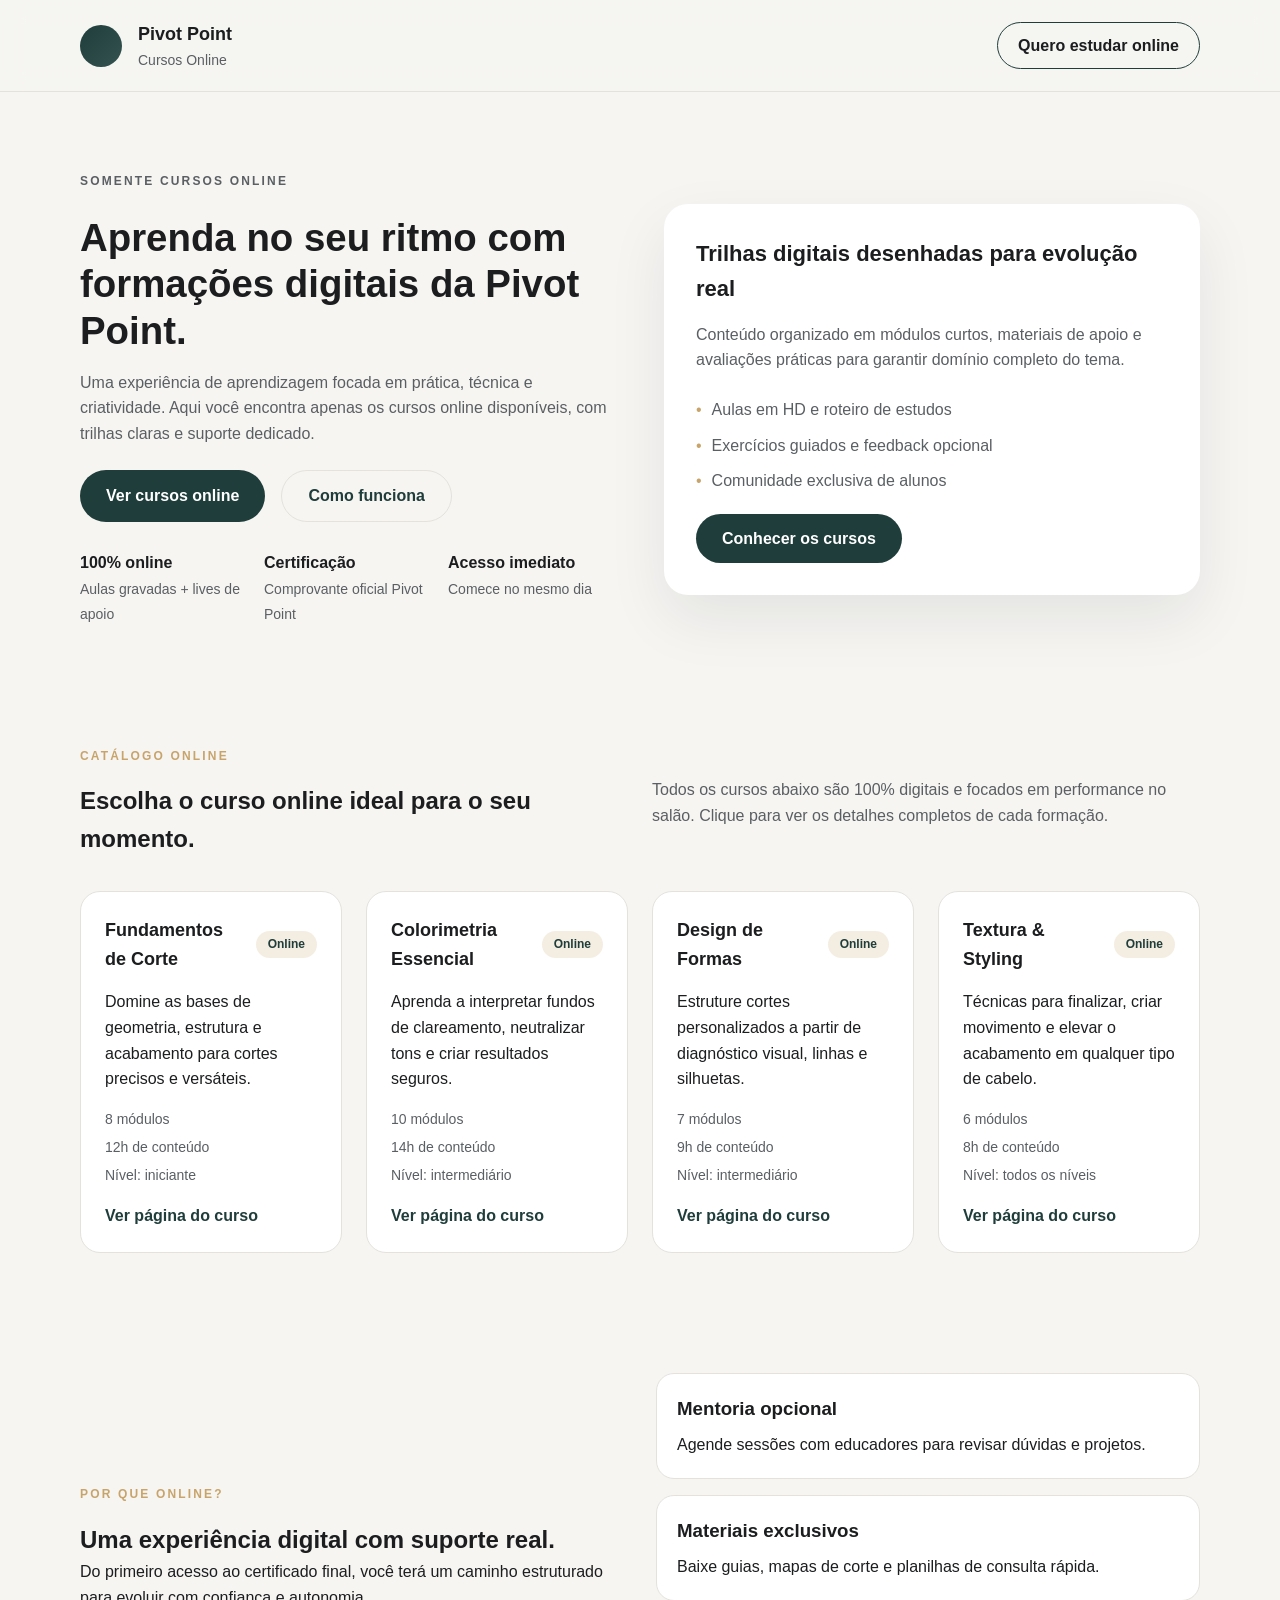
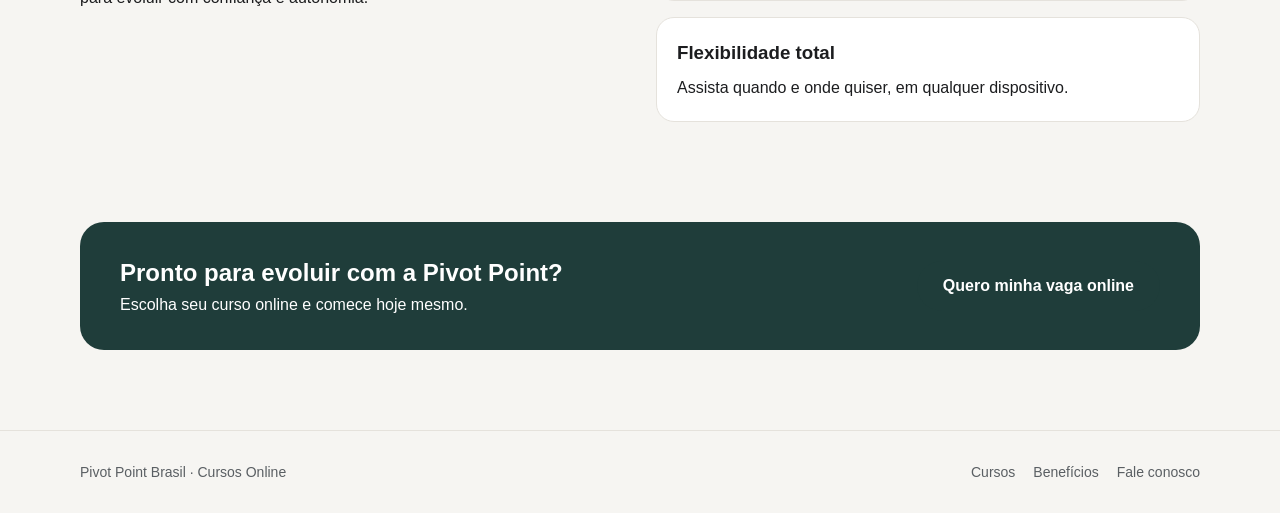
<file: index.html>
<!DOCTYPE html>
<html lang="pt-BR">
  <head>
    <meta charset="UTF-8" />
    <meta name="viewport" content="width=device-width, initial-scale=1.0" />
    <title>Cursos Online Pivot Point | Vendas</title>
    <link rel="stylesheet" href="styles.css" />
  </head>
  <body>
    <header class="site-header">
      <div class="container header-content">
        <div class="brand">
          <span class="brand-mark"></span>
          <div>
            <p class="brand-title">Pivot Point</p>
            <p class="brand-subtitle">Cursos Online</p>
          </div>
        </div>
        <a class="header-cta" href="#cursos">Quero estudar online</a>
      </div>
    </header>

    <main>
      <section class="hero">
        <div class="container hero-grid">
          <div class="hero-content">
            <p class="eyebrow">Somente cursos online</p>
            <h1>Aprenda no seu ritmo com formações digitais da Pivot Point.</h1>
            <p>
              Uma experiência de aprendizagem focada em prática, técnica e criatividade. Aqui você
              encontra apenas os cursos online disponíveis, com trilhas claras e suporte dedicado.
            </p>
            <div class="hero-actions">
              <a class="primary-btn" href="#cursos">Ver cursos online</a>
              <a class="ghost-btn" href="#beneficios">Como funciona</a>
            </div>
            <div class="hero-highlights">
              <div>
                <strong>100% online</strong>
                <span>Aulas gravadas + lives de apoio</span>
              </div>
              <div>
                <strong>Certificação</strong>
                <span>Comprovante oficial Pivot Point</span>
              </div>
              <div>
                <strong>Acesso imediato</strong>
                <span>Comece no mesmo dia</span>
              </div>
            </div>
          </div>
          <div class="hero-card">
            <h2>Trilhas digitais desenhadas para evolução real</h2>
            <p>
              Conteúdo organizado em módulos curtos, materiais de apoio e avaliações práticas para
              garantir domínio completo do tema.
            </p>
            <ul>
              <li>Aulas em HD e roteiro de estudos</li>
              <li>Exercícios guiados e feedback opcional</li>
              <li>Comunidade exclusiva de alunos</li>
            </ul>
            <a class="primary-btn" href="#cursos">Conhecer os cursos</a>
          </div>
        </div>
      </section>

      <section id="cursos" class="courses">
        <div class="container">
          <div class="section-header">
            <div>
              <p class="eyebrow">Catálogo online</p>
              <h2>Escolha o curso online ideal para o seu momento.</h2>
            </div>
            <p class="section-description">
              Todos os cursos abaixo são 100% digitais e focados em performance no salão. Clique para
              ver os detalhes completos de cada formação.
            </p>
          </div>

          <div class="course-grid">
            <article class="course-card">
              <div class="course-header">
                <h3>Fundamentos de Corte</h3>
                <span class="pill">Online</span>
              </div>
              <p>
                Domine as bases de geometria, estrutura e acabamento para cortes precisos e versáteis.
              </p>
              <div class="course-meta">
                <span>8 módulos</span>
                <span>12h de conteúdo</span>
                <span>Nível: iniciante</span>
              </div>
              <a class="link-btn" href="courses/fundamentos-de-corte.html">Ver página do curso</a>
            </article>

            <article class="course-card">
              <div class="course-header">
                <h3>Colorimetria Essencial</h3>
                <span class="pill">Online</span>
              </div>
              <p>
                Aprenda a interpretar fundos de clareamento, neutralizar tons e criar resultados
                seguros.
              </p>
              <div class="course-meta">
                <span>10 módulos</span>
                <span>14h de conteúdo</span>
                <span>Nível: intermediário</span>
              </div>
              <a class="link-btn" href="courses/colorimetria-essencial.html">Ver página do curso</a>
            </article>

            <article class="course-card">
              <div class="course-header">
                <h3>Design de Formas</h3>
                <span class="pill">Online</span>
              </div>
              <p>
                Estruture cortes personalizados a partir de diagnóstico visual, linhas e silhuetas.
              </p>
              <div class="course-meta">
                <span>7 módulos</span>
                <span>9h de conteúdo</span>
                <span>Nível: intermediário</span>
              </div>
              <a class="link-btn" href="courses/design-de-formas.html">Ver página do curso</a>
            </article>

            <article class="course-card">
              <div class="course-header">
                <h3>Textura & Styling</h3>
                <span class="pill">Online</span>
              </div>
              <p>
                Técnicas para finalizar, criar movimento e elevar o acabamento em qualquer tipo de
                cabelo.
              </p>
              <div class="course-meta">
                <span>6 módulos</span>
                <span>8h de conteúdo</span>
                <span>Nível: todos os níveis</span>
              </div>
              <a class="link-btn" href="courses/textura-e-styling.html">Ver página do curso</a>
            </article>
          </div>
        </div>
      </section>

      <section id="beneficios" class="benefits">
        <div class="container benefits-grid">
          <div>
            <p class="eyebrow">Por que online?</p>
            <h2>Uma experiência digital com suporte real.</h2>
            <p>
              Do primeiro acesso ao certificado final, você terá um caminho estruturado para evoluir
              com confiança e autonomia.
            </p>
          </div>
          <div class="benefit-cards">
            <div class="benefit-card">
              <h3>Mentoria opcional</h3>
              <p>Agende sessões com educadores para revisar dúvidas e projetos.</p>
            </div>
            <div class="benefit-card">
              <h3>Materiais exclusivos</h3>
              <p>Baixe guias, mapas de corte e planilhas de consulta rápida.</p>
            </div>
            <div class="benefit-card">
              <h3>Flexibilidade total</h3>
              <p>Assista quando e onde quiser, em qualquer dispositivo.</p>
            </div>
          </div>
        </div>
      </section>

      <section class="cta">
        <div class="container cta-box">
          <div>
            <h2>Pronto para evoluir com a Pivot Point?</h2>
            <p>Escolha seu curso online e comece hoje mesmo.</p>
          </div>
          <a class="primary-btn" href="#cursos">Quero minha vaga online</a>
        </div>
      </section>
    </main>

    <footer class="site-footer">
      <div class="container footer-content">
        <p>Pivot Point Brasil · Cursos Online</p>
        <div class="footer-links">
          <a href="#cursos">Cursos</a>
          <a href="#beneficios">Benefícios</a>
          <a href="mailto:contato@pivotpoint.com.br">Fale conosco</a>
        </div>
      </div>
    </footer>
  </body>
</html>
</file>
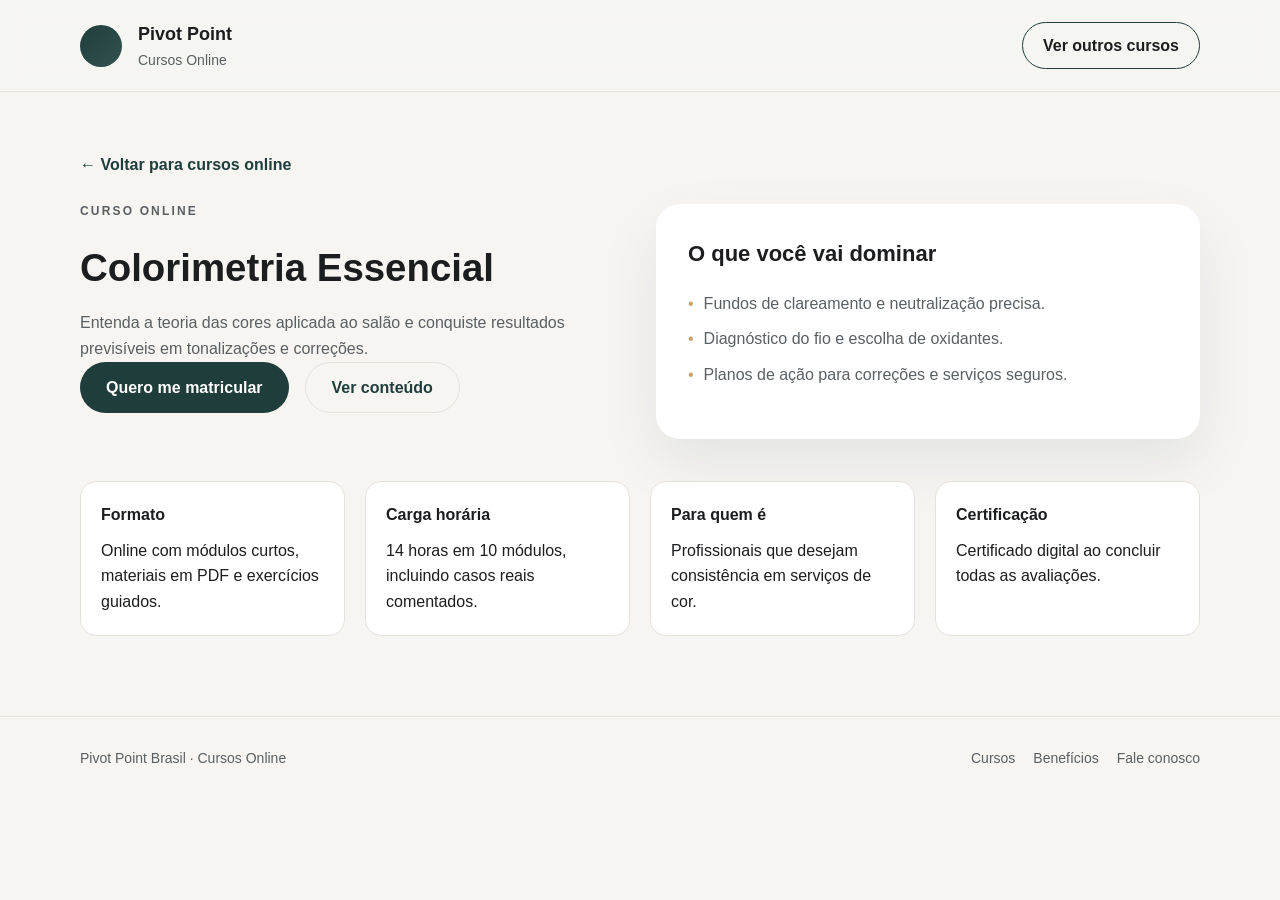
<file: courses/colorimetria-essencial.html>
<!DOCTYPE html>
<html lang="pt-BR">
  <head>
    <meta charset="UTF-8" />
    <meta name="viewport" content="width=device-width, initial-scale=1.0" />
    <title>Colorimetria Essencial | Pivot Point Online</title>
    <link rel="stylesheet" href="../styles.css" />
  </head>
  <body>
    <header class="site-header">
      <div class="container header-content">
        <div class="brand">
          <span class="brand-mark"></span>
          <div>
            <p class="brand-title">Pivot Point</p>
            <p class="brand-subtitle">Cursos Online</p>
          </div>
        </div>
        <a class="header-cta" href="../index.html#cursos">Ver outros cursos</a>
      </div>
    </header>

    <main class="course-page">
      <div class="container">
        <a class="back-link" href="../index.html#cursos">← Voltar para cursos online</a>

        <section class="course-hero">
          <div>
            <p class="eyebrow">Curso online</p>
            <h1>Colorimetria Essencial</h1>
            <p>
              Entenda a teoria das cores aplicada ao salão e conquiste resultados previsíveis em
              tonalizações e correções.
            </p>
            <div class="hero-actions">
              <a class="primary-btn" href="mailto:contato@pivotpoint.com.br">Quero me matricular</a>
              <a class="ghost-btn" href="#conteudo">Ver conteúdo</a>
            </div>
          </div>
          <div class="hero-card">
            <h2>O que você vai dominar</h2>
            <ul>
              <li>Fundos de clareamento e neutralização precisa.</li>
              <li>Diagnóstico do fio e escolha de oxidantes.</li>
              <li>Planos de ação para correções e serviços seguros.</li>
            </ul>
          </div>
        </section>

        <section id="conteudo" class="course-details">
          <div class="detail-card">
            <h3>Formato</h3>
            <p>Online com módulos curtos, materiais em PDF e exercícios guiados.</p>
          </div>
          <div class="detail-card">
            <h3>Carga horária</h3>
            <p>14 horas em 10 módulos, incluindo casos reais comentados.</p>
          </div>
          <div class="detail-card">
            <h3>Para quem é</h3>
            <p>Profissionais que desejam consistência em serviços de cor.</p>
          </div>
          <div class="detail-card">
            <h3>Certificação</h3>
            <p>Certificado digital ao concluir todas as avaliações.</p>
          </div>
        </section>
      </div>
    </main>

    <footer class="site-footer">
      <div class="container footer-content">
        <p>Pivot Point Brasil · Cursos Online</p>
        <div class="footer-links">
          <a href="../index.html#cursos">Cursos</a>
          <a href="../index.html#beneficios">Benefícios</a>
          <a href="mailto:contato@pivotpoint.com.br">Fale conosco</a>
        </div>
      </div>
    </footer>
  </body>
</html>
</file>
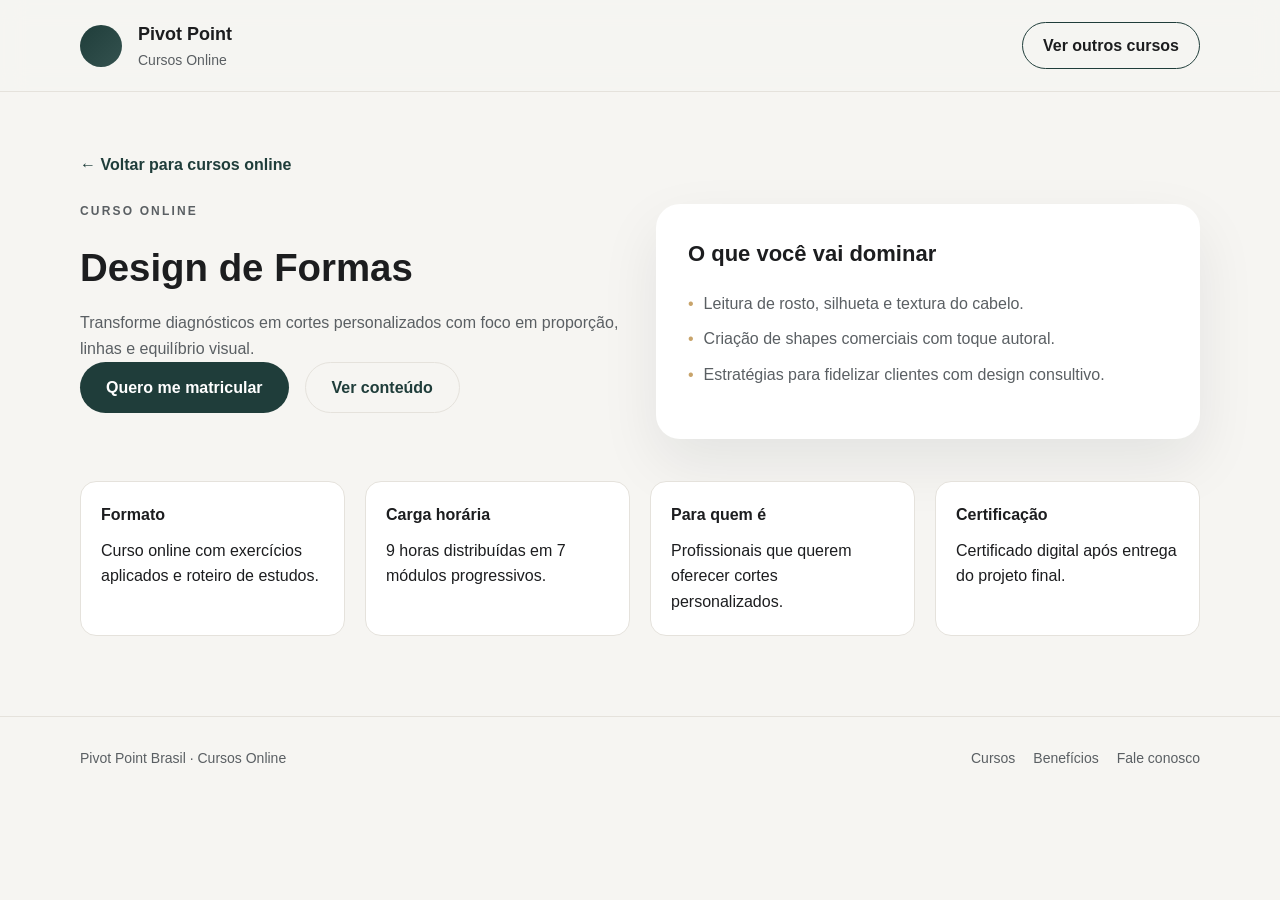
<file: courses/design-de-formas.html>
<!DOCTYPE html>
<html lang="pt-BR">
  <head>
    <meta charset="UTF-8" />
    <meta name="viewport" content="width=device-width, initial-scale=1.0" />
    <title>Design de Formas | Pivot Point Online</title>
    <link rel="stylesheet" href="../styles.css" />
  </head>
  <body>
    <header class="site-header">
      <div class="container header-content">
        <div class="brand">
          <span class="brand-mark"></span>
          <div>
            <p class="brand-title">Pivot Point</p>
            <p class="brand-subtitle">Cursos Online</p>
          </div>
        </div>
        <a class="header-cta" href="../index.html#cursos">Ver outros cursos</a>
      </div>
    </header>

    <main class="course-page">
      <div class="container">
        <a class="back-link" href="../index.html#cursos">← Voltar para cursos online</a>

        <section class="course-hero">
          <div>
            <p class="eyebrow">Curso online</p>
            <h1>Design de Formas</h1>
            <p>
              Transforme diagnósticos em cortes personalizados com foco em proporção, linhas e
              equilíbrio visual.
            </p>
            <div class="hero-actions">
              <a class="primary-btn" href="mailto:contato@pivotpoint.com.br">Quero me matricular</a>
              <a class="ghost-btn" href="#conteudo">Ver conteúdo</a>
            </div>
          </div>
          <div class="hero-card">
            <h2>O que você vai dominar</h2>
            <ul>
              <li>Leitura de rosto, silhueta e textura do cabelo.</li>
              <li>Criação de shapes comerciais com toque autoral.</li>
              <li>Estratégias para fidelizar clientes com design consultivo.</li>
            </ul>
          </div>
        </section>

        <section id="conteudo" class="course-details">
          <div class="detail-card">
            <h3>Formato</h3>
            <p>Curso online com exercícios aplicados e roteiro de estudos.</p>
          </div>
          <div class="detail-card">
            <h3>Carga horária</h3>
            <p>9 horas distribuídas em 7 módulos progressivos.</p>
          </div>
          <div class="detail-card">
            <h3>Para quem é</h3>
            <p>Profissionais que querem oferecer cortes personalizados.</p>
          </div>
          <div class="detail-card">
            <h3>Certificação</h3>
            <p>Certificado digital após entrega do projeto final.</p>
          </div>
        </section>
      </div>
    </main>

    <footer class="site-footer">
      <div class="container footer-content">
        <p>Pivot Point Brasil · Cursos Online</p>
        <div class="footer-links">
          <a href="../index.html#cursos">Cursos</a>
          <a href="../index.html#beneficios">Benefícios</a>
          <a href="mailto:contato@pivotpoint.com.br">Fale conosco</a>
        </div>
      </div>
    </footer>
  </body>
</html>
</file>
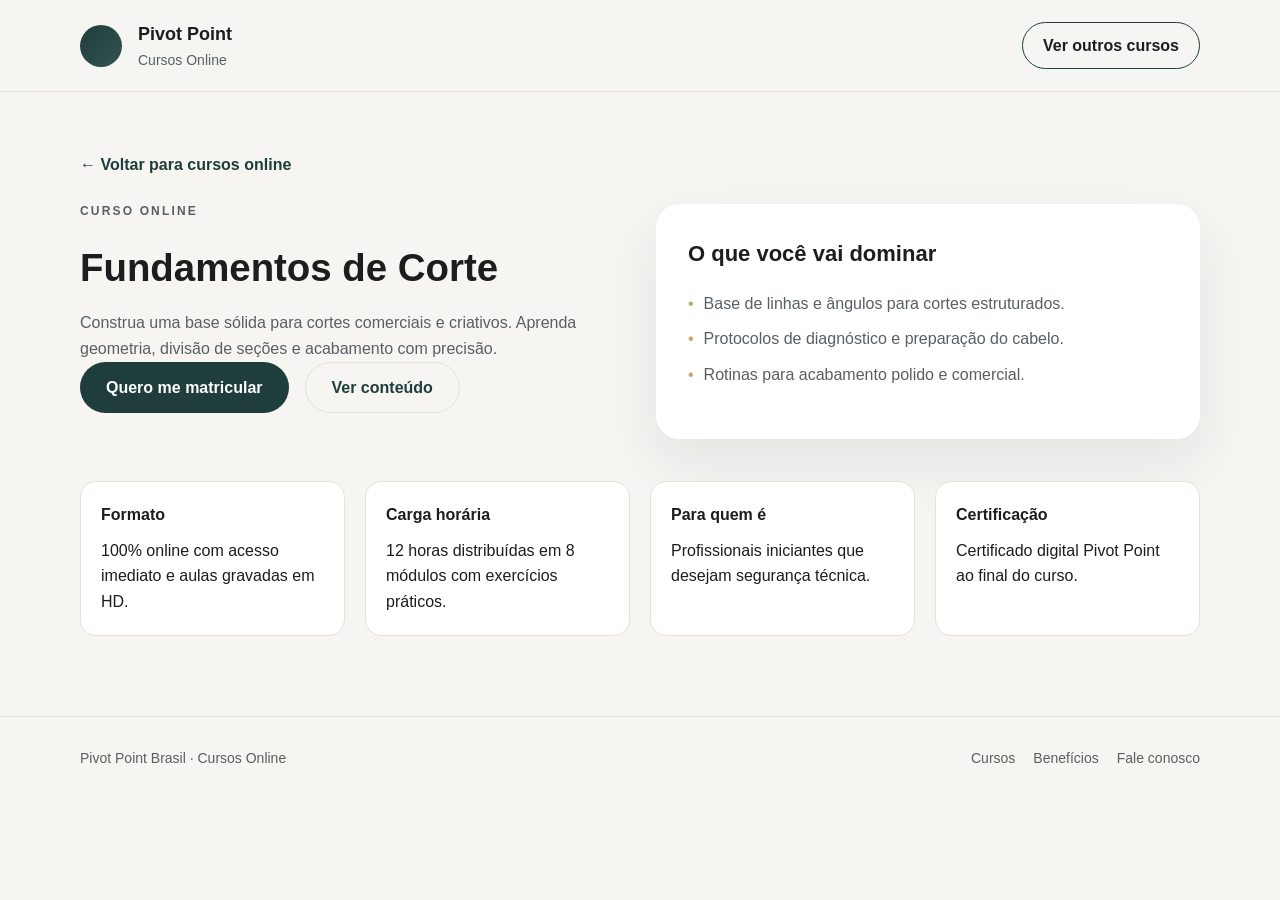
<file: courses/fundamentos-de-corte.html>
<!DOCTYPE html>
<html lang="pt-BR">
  <head>
    <meta charset="UTF-8" />
    <meta name="viewport" content="width=device-width, initial-scale=1.0" />
    <title>Fundamentos de Corte | Pivot Point Online</title>
    <link rel="stylesheet" href="../styles.css" />
  </head>
  <body>
    <header class="site-header">
      <div class="container header-content">
        <div class="brand">
          <span class="brand-mark"></span>
          <div>
            <p class="brand-title">Pivot Point</p>
            <p class="brand-subtitle">Cursos Online</p>
          </div>
        </div>
        <a class="header-cta" href="../index.html#cursos">Ver outros cursos</a>
      </div>
    </header>

    <main class="course-page">
      <div class="container">
        <a class="back-link" href="../index.html#cursos">← Voltar para cursos online</a>

        <section class="course-hero">
          <div>
            <p class="eyebrow">Curso online</p>
            <h1>Fundamentos de Corte</h1>
            <p>
              Construa uma base sólida para cortes comerciais e criativos. Aprenda geometria, divisão
              de seções e acabamento com precisão.
            </p>
            <div class="hero-actions">
              <a class="primary-btn" href="mailto:contato@pivotpoint.com.br">Quero me matricular</a>
              <a class="ghost-btn" href="#conteudo">Ver conteúdo</a>
            </div>
          </div>
          <div class="hero-card">
            <h2>O que você vai dominar</h2>
            <ul>
              <li>Base de linhas e ângulos para cortes estruturados.</li>
              <li>Protocolos de diagnóstico e preparação do cabelo.</li>
              <li>Rotinas para acabamento polido e comercial.</li>
            </ul>
          </div>
        </section>

        <section id="conteudo" class="course-details">
          <div class="detail-card">
            <h3>Formato</h3>
            <p>100% online com acesso imediato e aulas gravadas em HD.</p>
          </div>
          <div class="detail-card">
            <h3>Carga horária</h3>
            <p>12 horas distribuídas em 8 módulos com exercícios práticos.</p>
          </div>
          <div class="detail-card">
            <h3>Para quem é</h3>
            <p>Profissionais iniciantes que desejam segurança técnica.</p>
          </div>
          <div class="detail-card">
            <h3>Certificação</h3>
            <p>Certificado digital Pivot Point ao final do curso.</p>
          </div>
        </section>
      </div>
    </main>

    <footer class="site-footer">
      <div class="container footer-content">
        <p>Pivot Point Brasil · Cursos Online</p>
        <div class="footer-links">
          <a href="../index.html#cursos">Cursos</a>
          <a href="../index.html#beneficios">Benefícios</a>
          <a href="mailto:contato@pivotpoint.com.br">Fale conosco</a>
        </div>
      </div>
    </footer>
  </body>
</html>
</file>
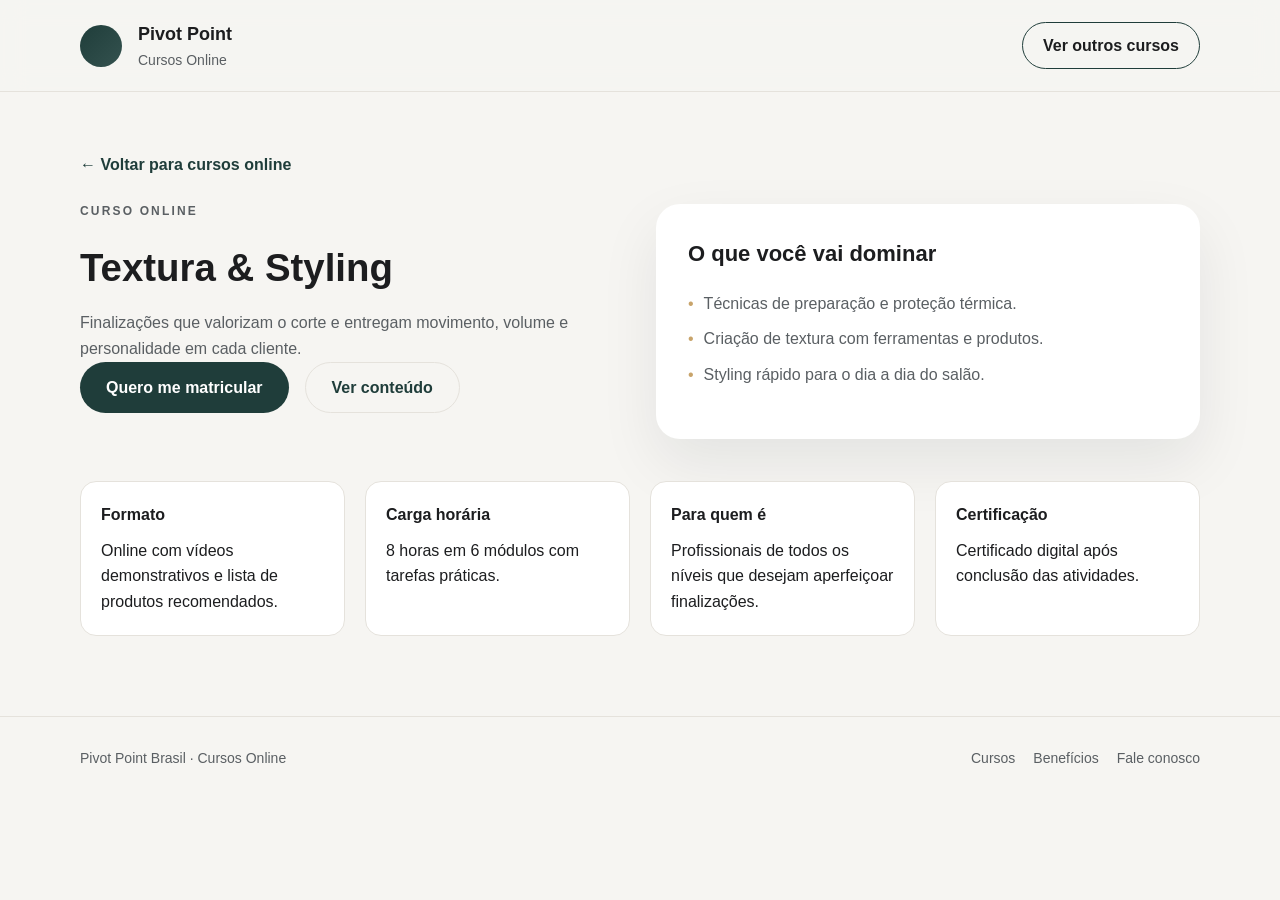
<file: courses/textura-e-styling.html>
<!DOCTYPE html>
<html lang="pt-BR">
  <head>
    <meta charset="UTF-8" />
    <meta name="viewport" content="width=device-width, initial-scale=1.0" />
    <title>Textura & Styling | Pivot Point Online</title>
    <link rel="stylesheet" href="../styles.css" />
  </head>
  <body>
    <header class="site-header">
      <div class="container header-content">
        <div class="brand">
          <span class="brand-mark"></span>
          <div>
            <p class="brand-title">Pivot Point</p>
            <p class="brand-subtitle">Cursos Online</p>
          </div>
        </div>
        <a class="header-cta" href="../index.html#cursos">Ver outros cursos</a>
      </div>
    </header>

    <main class="course-page">
      <div class="container">
        <a class="back-link" href="../index.html#cursos">← Voltar para cursos online</a>

        <section class="course-hero">
          <div>
            <p class="eyebrow">Curso online</p>
            <h1>Textura & Styling</h1>
            <p>
              Finalizações que valorizam o corte e entregam movimento, volume e personalidade em cada
              cliente.
            </p>
            <div class="hero-actions">
              <a class="primary-btn" href="mailto:contato@pivotpoint.com.br">Quero me matricular</a>
              <a class="ghost-btn" href="#conteudo">Ver conteúdo</a>
            </div>
          </div>
          <div class="hero-card">
            <h2>O que você vai dominar</h2>
            <ul>
              <li>Técnicas de preparação e proteção térmica.</li>
              <li>Criação de textura com ferramentas e produtos.</li>
              <li>Styling rápido para o dia a dia do salão.</li>
            </ul>
          </div>
        </section>

        <section id="conteudo" class="course-details">
          <div class="detail-card">
            <h3>Formato</h3>
            <p>Online com vídeos demonstrativos e lista de produtos recomendados.</p>
          </div>
          <div class="detail-card">
            <h3>Carga horária</h3>
            <p>8 horas em 6 módulos com tarefas práticas.</p>
          </div>
          <div class="detail-card">
            <h3>Para quem é</h3>
            <p>Profissionais de todos os níveis que desejam aperfeiçoar finalizações.</p>
          </div>
          <div class="detail-card">
            <h3>Certificação</h3>
            <p>Certificado digital após conclusão das atividades.</p>
          </div>
        </section>
      </div>
    </main>

    <footer class="site-footer">
      <div class="container footer-content">
        <p>Pivot Point Brasil · Cursos Online</p>
        <div class="footer-links">
          <a href="../index.html#cursos">Cursos</a>
          <a href="../index.html#beneficios">Benefícios</a>
          <a href="mailto:contato@pivotpoint.com.br">Fale conosco</a>
        </div>
      </div>
    </footer>
  </body>
</html>
</file>
<file: styles.css>
:root {
  color-scheme: light;
  --bg: #f6f5f2;
  --card: #ffffff;
  --primary: #1f3d3a;
  --accent: #c8a46b;
  --text: #1c1d1f;
  --muted: #5a5f63;
  --border: #e5e2dc;
  --shadow: 0 24px 60px rgba(15, 23, 42, 0.08);
  font-family: "Helvetica Neue", "Segoe UI", sans-serif;
}

* {
  box-sizing: border-box;
  margin: 0;
  padding: 0;
}

body {
  background: var(--bg);
  color: var(--text);
  line-height: 1.6;
}

a {
  color: inherit;
  text-decoration: none;
}

.container {
  width: min(1120px, 90%);
  margin: 0 auto;
}

.site-header {
  position: sticky;
  top: 0;
  z-index: 10;
  background: rgba(246, 245, 242, 0.9);
  backdrop-filter: blur(12px);
  border-bottom: 1px solid var(--border);
}

.header-content {
  display: flex;
  align-items: center;
  justify-content: space-between;
  padding: 20px 0;
}

.brand {
  display: flex;
  gap: 16px;
  align-items: center;
}

.brand-mark {
  width: 42px;
  height: 42px;
  border-radius: 50%;
  background: linear-gradient(135deg, var(--primary), #34524f);
  display: inline-block;
}

.brand-title {
  font-size: 18px;
  font-weight: 600;
}

.brand-subtitle {
  font-size: 14px;
  color: var(--muted);
}

.header-cta {
  padding: 10px 20px;
  border-radius: 999px;
  border: 1px solid var(--primary);
  font-weight: 600;
  transition: 0.2s ease;
}

.header-cta:hover {
  background: var(--primary);
  color: #fff;
}

.hero {
  padding: 80px 0 60px;
}

.hero-grid {
  display: grid;
  gap: 48px;
  grid-template-columns: repeat(auto-fit, minmax(280px, 1fr));
  align-items: center;
}

.eyebrow {
  text-transform: uppercase;
  letter-spacing: 0.18em;
  font-size: 12px;
  color: var(--accent);
  font-weight: 600;
  margin-bottom: 16px;
}

.hero h1 {
  font-size: clamp(2.4rem, 3vw, 3.2rem);
  line-height: 1.2;
  margin-bottom: 16px;
}

.hero p {
  color: var(--muted);
  margin-bottom: 24px;
}

.hero-actions {
  display: flex;
  gap: 16px;
  flex-wrap: wrap;
  margin-bottom: 28px;
}

.primary-btn,
.ghost-btn {
  padding: 12px 26px;
  border-radius: 999px;
  font-weight: 600;
  display: inline-flex;
  align-items: center;
  justify-content: center;
  transition: 0.2s ease;
}

.primary-btn {
  background: var(--primary);
  color: #fff;
}

.primary-btn:hover {
  opacity: 0.9;
}

.ghost-btn {
  border: 1px solid var(--border);
  color: var(--primary);
}

.hero-highlights {
  display: grid;
  gap: 16px;
  grid-template-columns: repeat(auto-fit, minmax(160px, 1fr));
}

.hero-highlights strong {
  display: block;
  font-size: 16px;
}

.hero-highlights span {
  color: var(--muted);
  font-size: 14px;
}

.hero-card {
  background: var(--card);
  padding: 32px;
  border-radius: 24px;
  box-shadow: var(--shadow);
}

.hero-card h2 {
  font-size: 22px;
  margin-bottom: 16px;
}

.hero-card ul {
  list-style: none;
  margin: 20px 0;
  display: grid;
  gap: 10px;
  color: var(--muted);
}

.hero-card li::before {
  content: "•";
  color: var(--accent);
  margin-right: 10px;
}

.section-header {
  display: grid;
  gap: 24px;
  grid-template-columns: repeat(auto-fit, minmax(280px, 1fr));
  align-items: center;
  margin-bottom: 32px;
}

.section-description {
  color: var(--muted);
}

.courses {
  padding: 60px 0;
}

.course-grid {
  display: grid;
  grid-template-columns: repeat(auto-fit, minmax(240px, 1fr));
  gap: 24px;
}

.course-card {
  background: var(--card);
  border-radius: 20px;
  padding: 24px;
  border: 1px solid var(--border);
  display: flex;
  flex-direction: column;
  gap: 16px;
  min-height: 280px;
}

.course-header {
  display: flex;
  align-items: center;
  justify-content: space-between;
  gap: 8px;
}

.course-card h3 {
  font-size: 18px;
}

.pill {
  padding: 4px 12px;
  background: rgba(200, 164, 107, 0.2);
  border-radius: 999px;
  font-size: 12px;
  font-weight: 600;
  color: var(--primary);
}

.course-meta {
  display: grid;
  gap: 6px;
  color: var(--muted);
  font-size: 14px;
}

.link-btn {
  margin-top: auto;
  font-weight: 600;
  color: var(--primary);
}

.benefits {
  padding: 60px 0;
}

.benefits-grid {
  display: grid;
  gap: 32px;
  grid-template-columns: repeat(auto-fit, minmax(280px, 1fr));
  align-items: center;
}

.benefit-cards {
  display: grid;
  gap: 16px;
}

.benefit-card {
  padding: 20px;
  background: var(--card);
  border-radius: 18px;
  border: 1px solid var(--border);
}

.benefit-card h3 {
  margin-bottom: 8px;
}

.cta {
  padding: 40px 0 80px;
}

.cta-box {
  background: var(--primary);
  color: #fff;
  padding: 32px 40px;
  border-radius: 24px;
  display: flex;
  flex-wrap: wrap;
  align-items: center;
  justify-content: space-between;
  gap: 24px;
}

.site-footer {
  border-top: 1px solid var(--border);
  padding: 30px 0;
}

.footer-content {
  display: flex;
  flex-wrap: wrap;
  gap: 16px;
  justify-content: space-between;
  color: var(--muted);
  font-size: 14px;
}

.footer-links {
  display: flex;
  gap: 18px;
}

.course-page {
  padding: 60px 0 80px;
}

.course-hero {
  display: grid;
  gap: 32px;
  grid-template-columns: repeat(auto-fit, minmax(280px, 1fr));
  align-items: center;
  margin-bottom: 40px;
}

.course-hero h1 {
  font-size: clamp(2.2rem, 3vw, 3rem);
  margin-bottom: 12px;
}

.course-hero p {
  color: var(--muted);
}

.course-details {
  display: grid;
  gap: 20px;
  grid-template-columns: repeat(auto-fit, minmax(220px, 1fr));
}

.detail-card {
  background: var(--card);
  padding: 20px;
  border-radius: 16px;
  border: 1px solid var(--border);
}

.detail-card h3 {
  margin-bottom: 10px;
  font-size: 16px;
}

.back-link {
  display: inline-flex;
  align-items: center;
  gap: 8px;
  color: var(--primary);
  font-weight: 600;
  margin-bottom: 24px;
}

@media (max-width: 720px) {
  .header-content {
    flex-direction: column;
    gap: 16px;
  }

  .cta-box {
    flex-direction: column;
    align-items: flex-start;
  }
}
</file>
